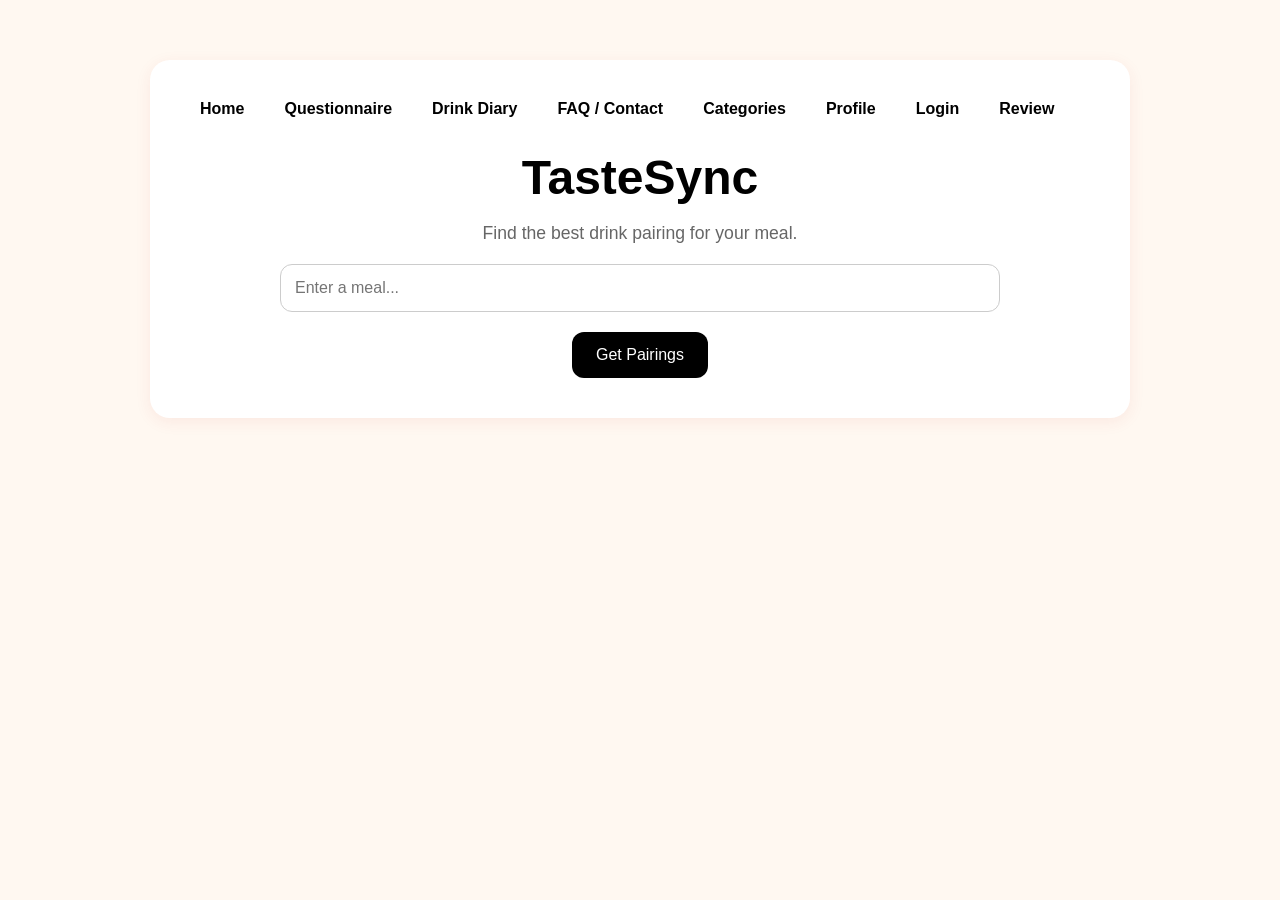
<file: Frontend/index.html>
<!DOCTYPE html>
<html lang="en">
<head>
  <meta charset="UTF-8" />
  <meta name="viewport" content="width=device-width, initial-scale=1.0" />
  <title>TasteSync</title>
    <link rel="stylesheet" href="css/base.css">
    <link rel="stylesheet" href="css/layout.css">
    <link rel="stylesheet" href="css/components.css">
    <link rel="stylesheet" href="css/pages.css">
    <link rel="stylesheet" href="css/responsive.css">
    <link rel="stylesheet" href="css/profile.css">
    <link rel="stylesheet" href="css/auth.css">
    <link rel="stylesheet" href="css/questionnaire.css">
    <link rel="stylesheet" href="css/review.css">
</head>
<body>
  <div class="container">
    <div class="nav-links">
        <a href="index.html">Home</a>
        <a href="questionnaire.html">Questionnaire</a>
        <a href="diary.html">Drink Diary</a>
        <a href="faq.html">FAQ / Contact</a>
        <a href="categories.html">Categories</a>
        <a href="profile.html">Profile</a>
        <a href="auth.html">Login</a>
        <a href="review.html">Review</a>
    </div>

    <h1>TasteSync</h1>
    <p>Find the best drink pairing for your meal.</p>

    <input type="text" id="mealInput" placeholder="Enter a meal..." />
    <button onclick="getRecommendations()">Get Pairings</button>

    <div id="results"></div>
  </div>

  <script src="script.js"></script>
</body>
</html>
</file>
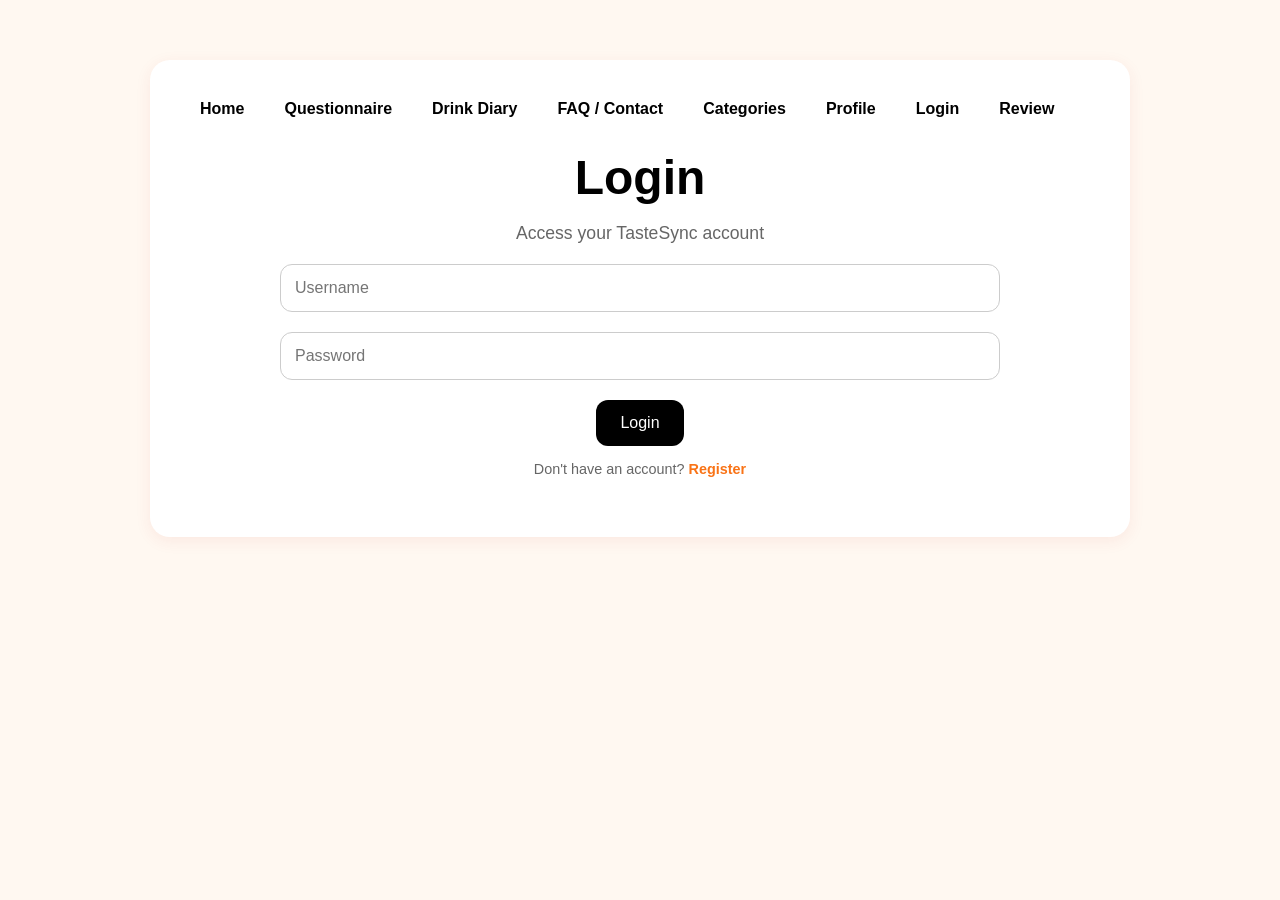
<file: Frontend/auth.html>
<!DOCTYPE html>
<html lang="en">
<head>
  <meta charset="UTF-8" />
  <meta name="viewport" content="width=device-width, initial-scale=1.0"/>
  <title>TasteSync Login</title>
    <link rel="stylesheet" href="css/base.css">
    <link rel="stylesheet" href="css/layout.css">
    <link rel="stylesheet" href="css/components.css">
    <link rel="stylesheet" href="css/pages.css">
    <link rel="stylesheet" href="css/responsive.css">
    <link rel="stylesheet" href="css/profile.css">
    <link rel="stylesheet" href="css/auth.css">
    <link rel="stylesheet" href="css/questionnaire.css">
    <link rel="stylesheet" href="css/review.css">
</head>
<body>
  <div class="container">

    <div class="nav-links">
        <a href="index.html">Home</a>
        <a href="questionnaire.html">Questionnaire</a>
        <a href="diary.html">Drink Diary</a>
        <a href="faq.html">FAQ / Contact</a>
        <a href="categories.html">Categories</a>
        <a href="profile.html">Profile</a>
        <a href="auth.html">Login</a>
        <a href="review.html">Review</a>
    </div>

    <h1 id="formTitle">Login</h1>
    <p>Access your TasteSync account</p>

    <!-- LOGIN FORM -->
    <div id="loginForm">
      <input type="text" id="loginUsername" placeholder="Username" />
      <input type="password" id="loginPassword" placeholder="Password" />

      <button onclick="login()">Login</button>

      <p class="switch-text">
        Don't have an account?
        <span onclick="showRegister()">Register</span>
      </p>
    </div>

    <!-- REGISTER FORM -->
    <div id="registerForm" style="display: none;">
      <input type="text" id="regUsername" placeholder="Username" />
      <input type="password" id="regPassword" placeholder="Password" />

      <button onclick="register()">Register</button>

      <p class="switch-text">
        Already have an account?
        <span onclick="showLogin()">Login</span>
      </p>
    </div>

  </div>

  <script src="script.js"></script>

  <script>
    function showRegister() {
      document.getElementById("loginForm").style.display = "none";
      document.getElementById("registerForm").style.display = "block";
      document.getElementById("formTitle").innerText = "Register";
    }

    function showLogin() {
      document.getElementById("registerForm").style.display = "none";
      document.getElementById("loginForm").style.display = "block";
      document.getElementById("formTitle").innerText = "Login";
    }
  </script>

</body>
</html>
</file>
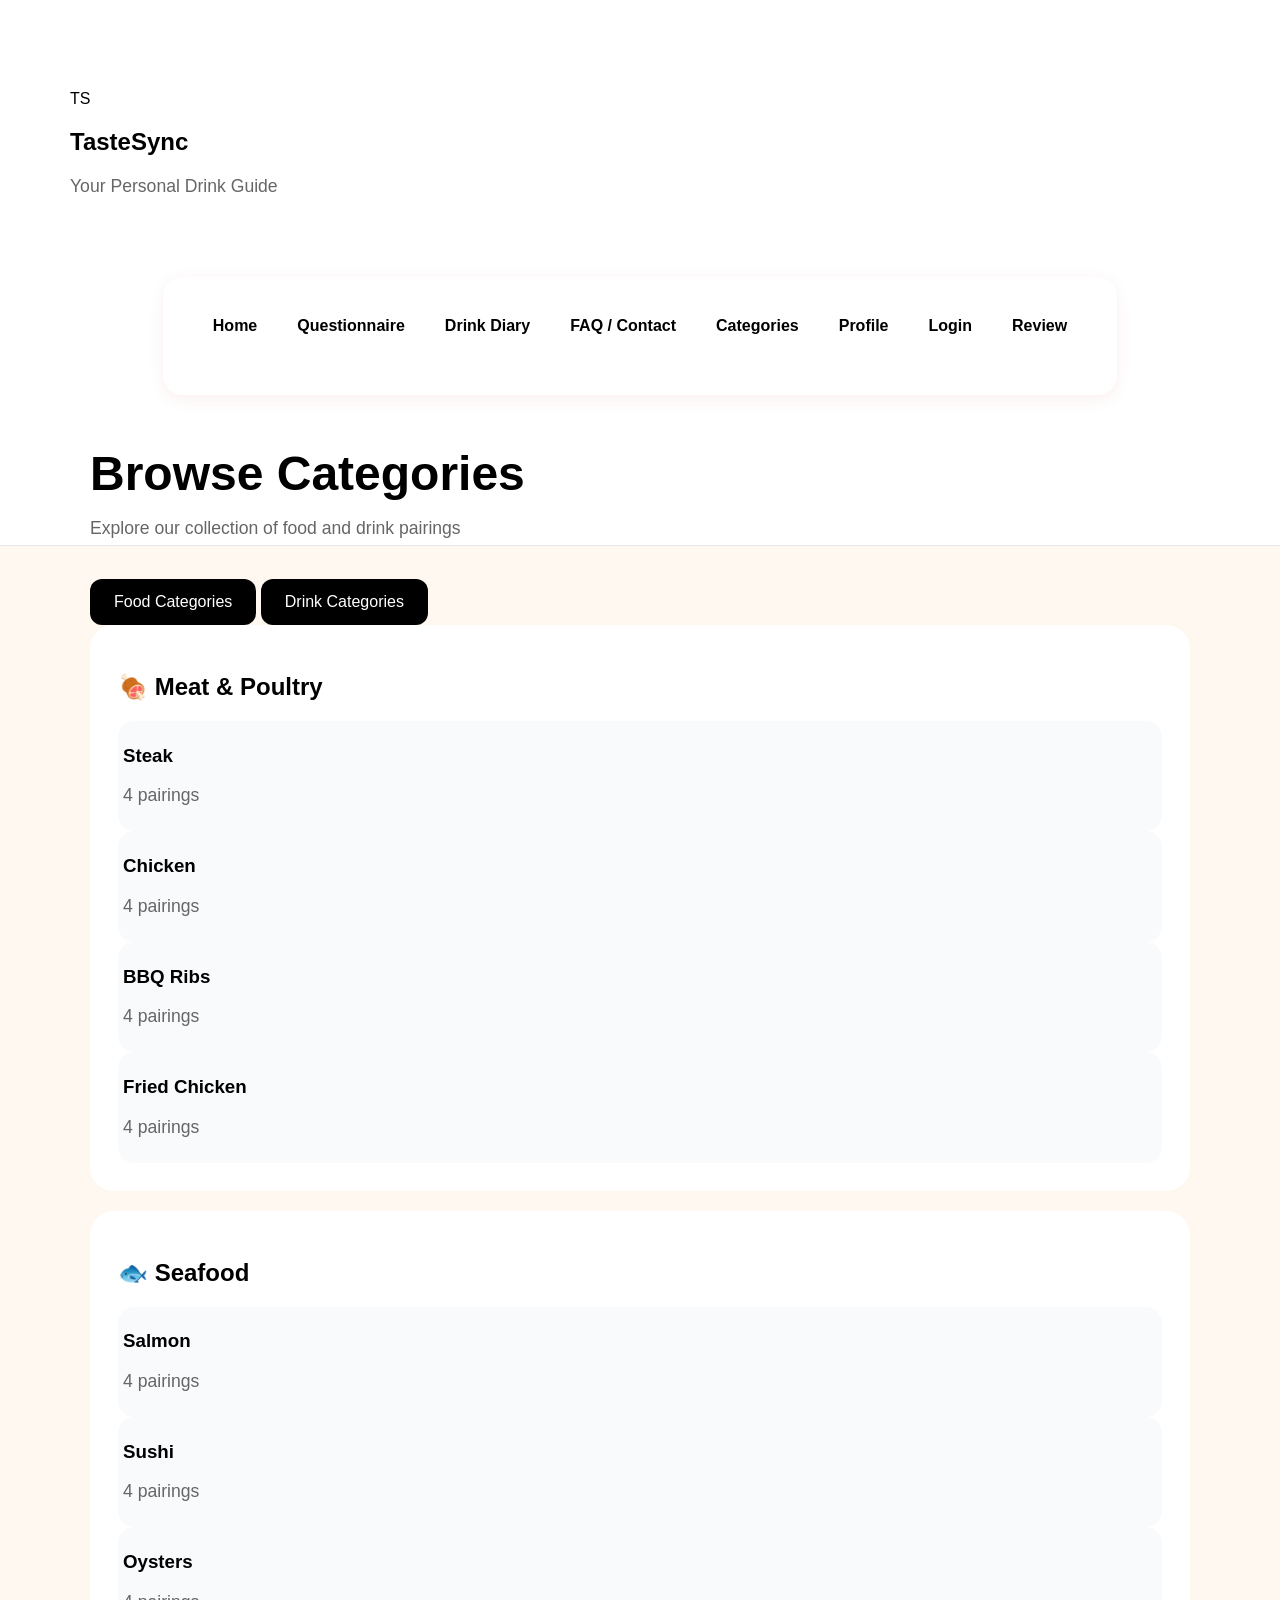
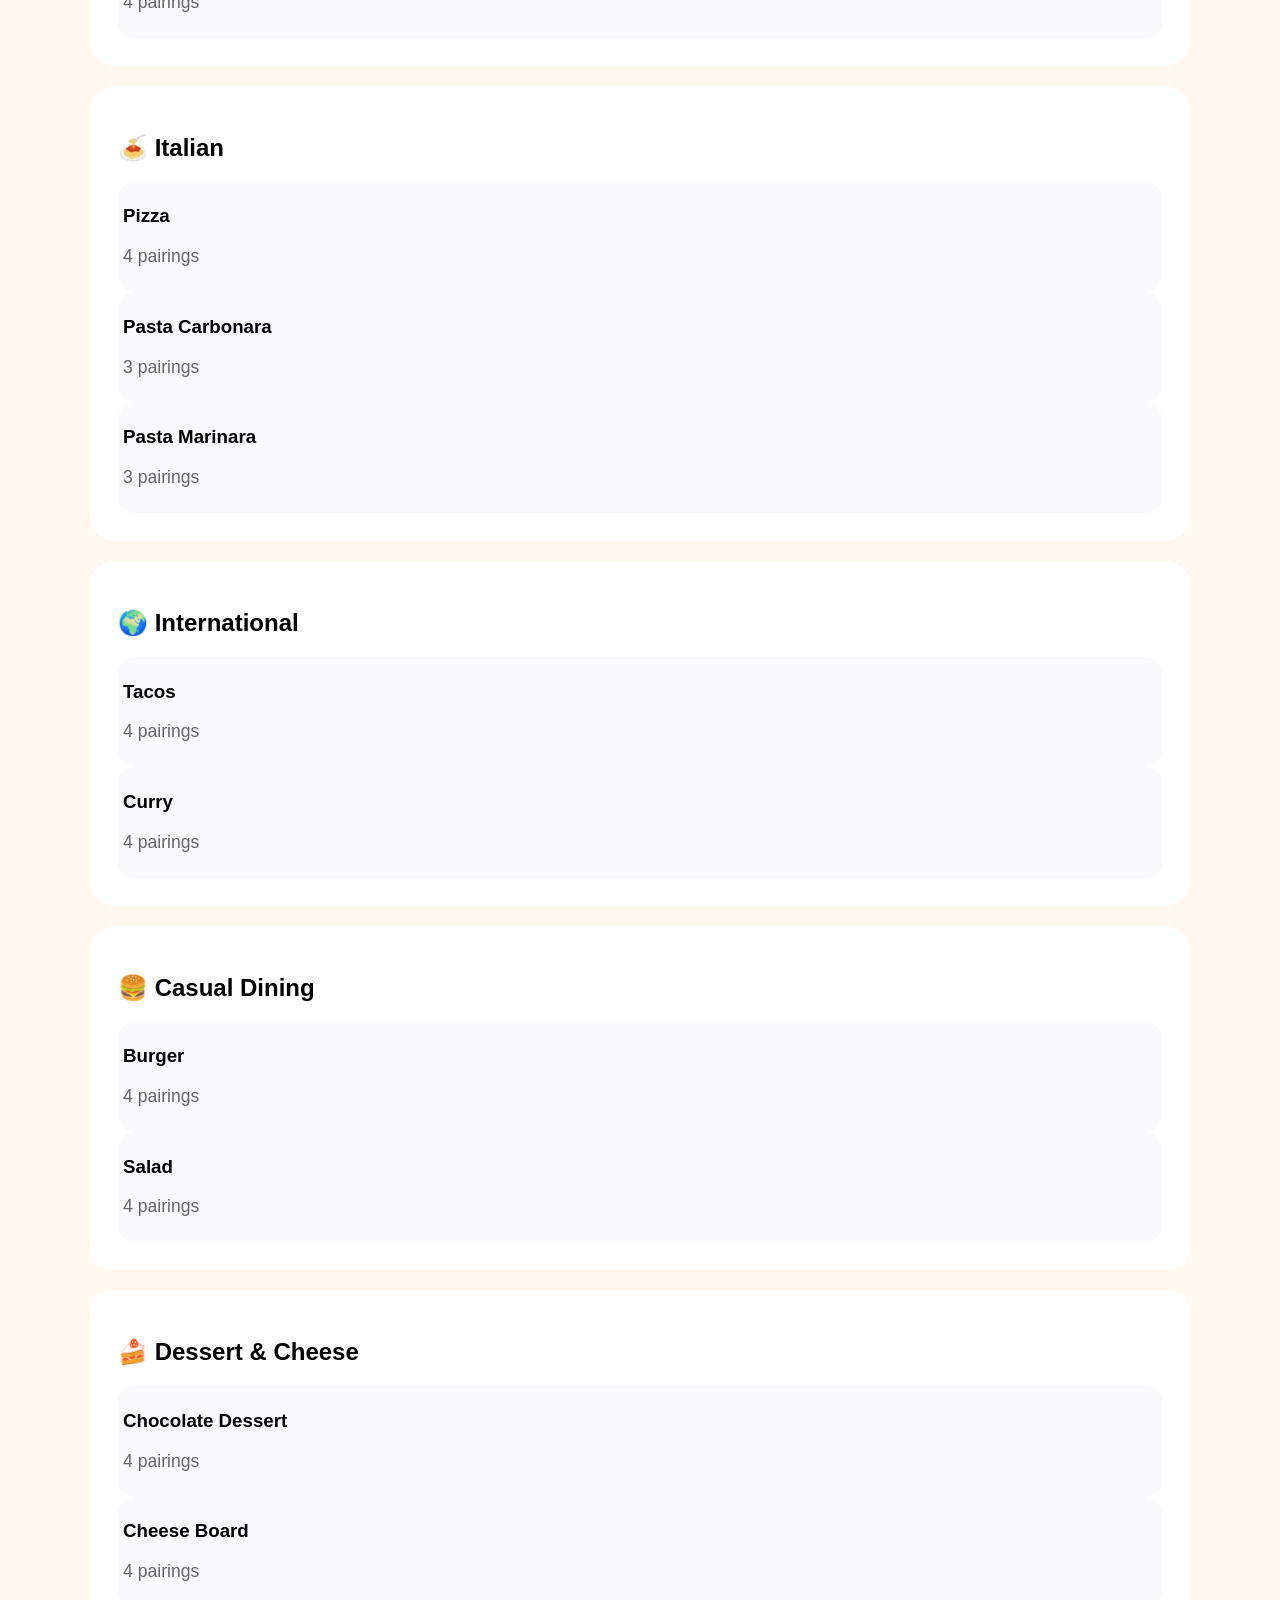
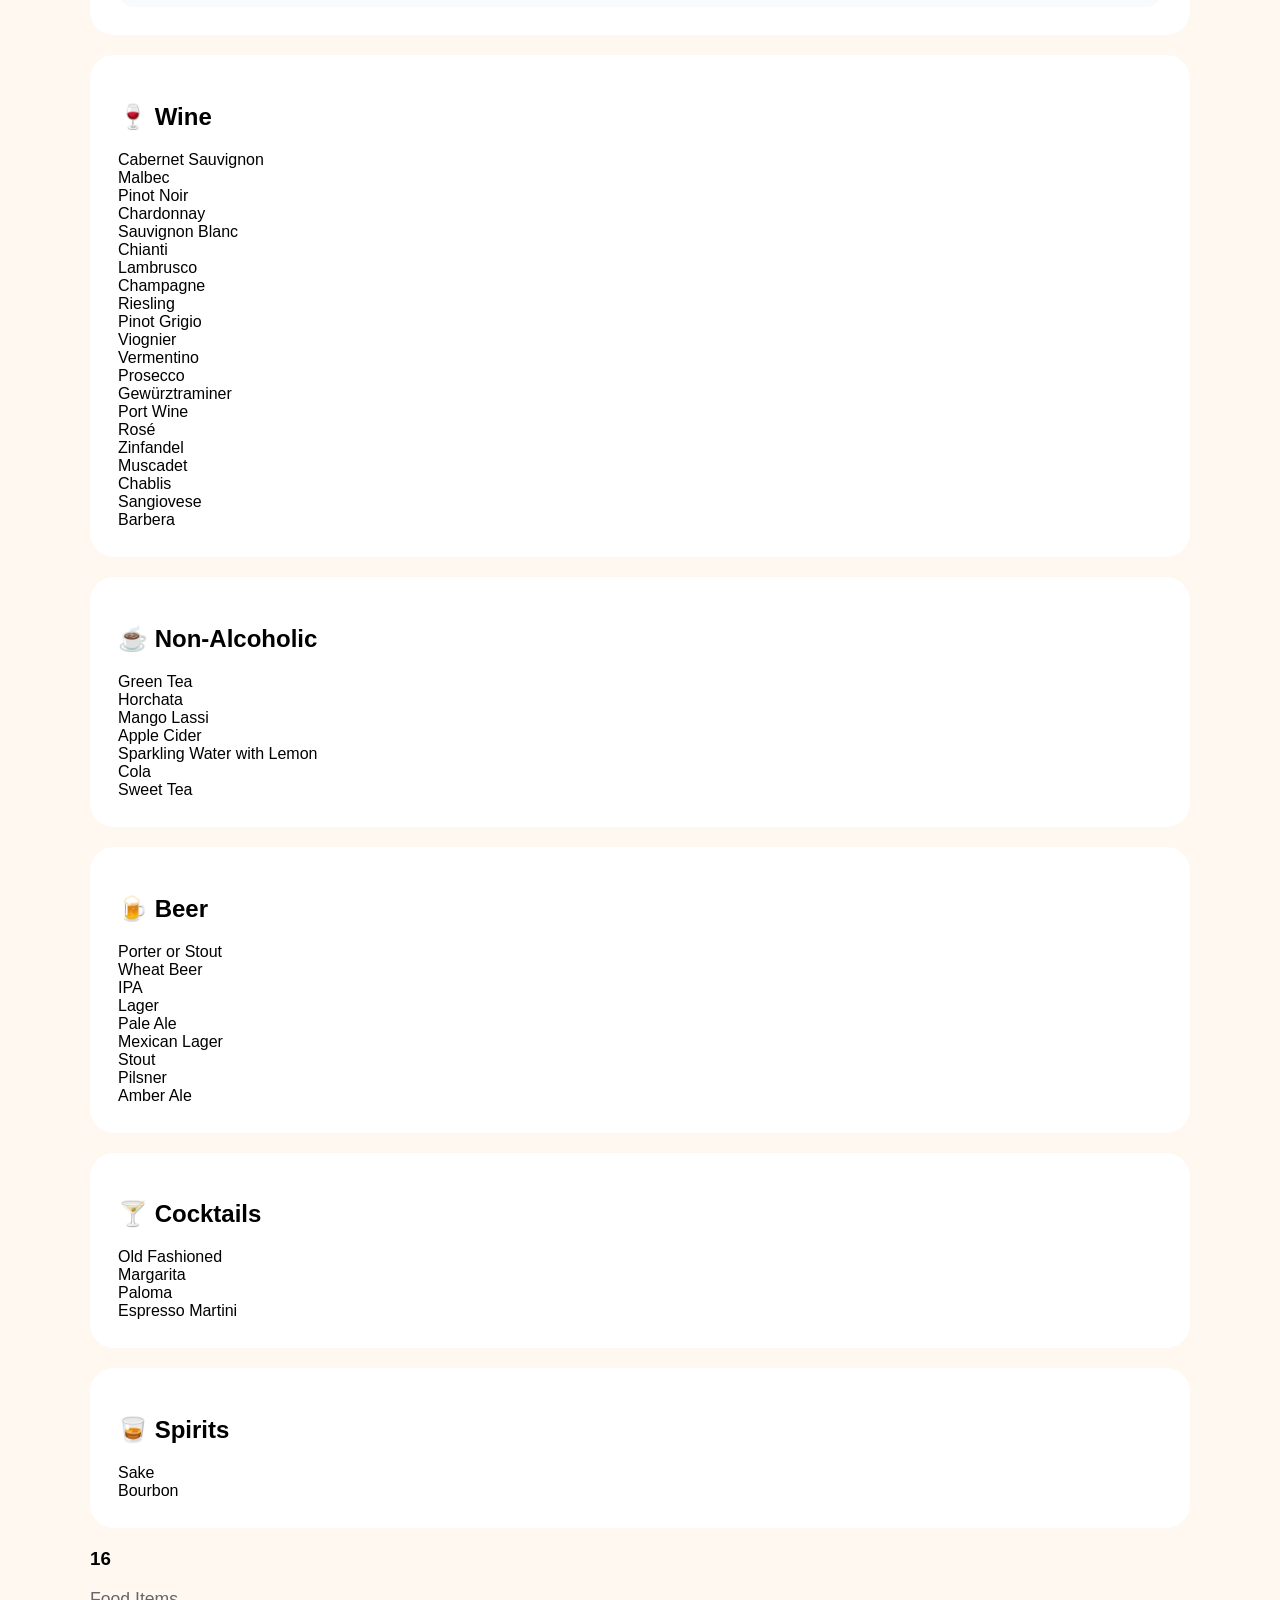
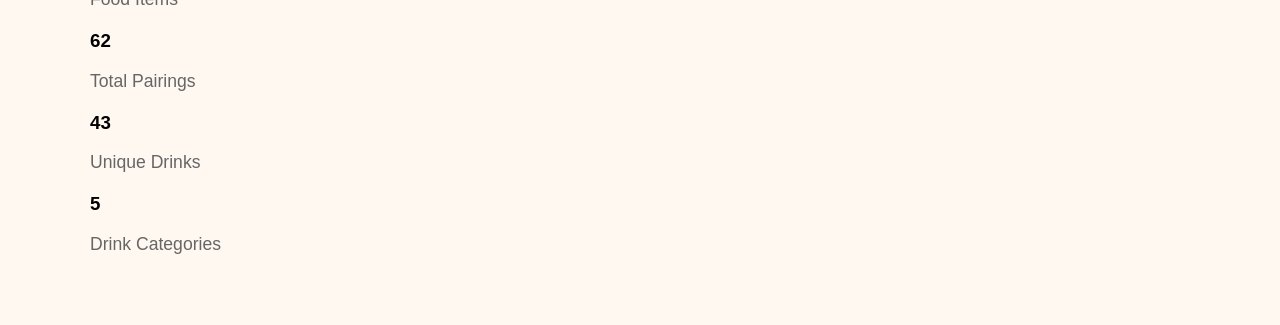
<file: Frontend/categories.html>
<!DOCTYPE html>
<html lang="en">
<head>
  <meta charset="UTF-8" />
  <meta name="viewport" content="width=device-width, initial-scale=1.0" />
  <title>TasteSync Categories</title>
    <link rel="stylesheet" href="css/base.css">
    <link rel="stylesheet" href="css/layout.css">
    <link rel="stylesheet" href="css/components.css">
    <link rel="stylesheet" href="css/pages.css">
    <link rel="stylesheet" href="css/responsive.css">
    <link rel="stylesheet" href="css/profile.css">
    <link rel="stylesheet" href="css/auth.css">
    <link rel="stylesheet" href="css/questionnaire.css">
    <link rel="stylesheet" href="css/review.css">
</head>
<body>
  <div class="page-shell">
    <header class="topbar">
      <div class="brand">
        <div class="brand-icon">TS</div>
        <div>
          <h2>TasteSync</h2>
          <p>Your Personal Drink Guide</p>
        </div>
      </div>

      <div class="container">
    <div class="nav-links">
        <a href="index.html">Home</a>
        <a href="questionnaire.html">Questionnaire</a>
        <a href="diary.html">Drink Diary</a>
        <a href="faq.html">FAQ / Contact</a>
        <a href="categories.html">Categories</a>
        <a href="profile.html">Profile</a>
        <a href="auth.html">Login</a>
        <a href="review.html">Review</a>
    </div>
    </div>
    </header>

    <main class="categories-page">
      <section class="hero-section">
        <h1>Browse Categories</h1>
        <p>Explore our collection of food and drink pairings</p>

        <div class="toggle-row">
          <div class="toggle-slider"></div>
          <button class="toggle-btn active-toggle" onclick="showFoodCategories()">Food Categories</button>
          <button class="toggle-btn" onclick="showDrinkCategories()">Drink Categories</button>
        </div>
      </section>

      <section id="foodCategories">
        <div class="category-card">
          <h2><span class="category-icon">🍖</span> Meat & Poultry</h2>
          <div class="item-grid">
            <div class="category-item"><h3>Steak</h3><p>4 pairings</p></div>
            <div class="category-item"><h3>Chicken</h3><p>4 pairings</p></div>
            <div class="category-item"><h3>BBQ Ribs</h3><p>4 pairings</p></div>
            <div class="category-item"><h3>Fried Chicken</h3><p>4 pairings</p></div>
          </div>
        </div>

        <div class="category-card">
          <h2><span class="category-icon">🐟</span> Seafood</h2>
          <div class="item-grid">
            <div class="category-item"><h3>Salmon</h3><p>4 pairings</p></div>
            <div class="category-item"><h3>Sushi</h3><p>4 pairings</p></div>
            <div class="category-item"><h3>Oysters</h3><p>4 pairings</p></div>
          </div>
        </div>

        <div class="category-card">
          <h2><span class="category-icon">🍝</span> Italian</h2>
          <div class="item-grid">
            <div class="category-item"><h3>Pizza</h3><p>4 pairings</p></div>
            <div class="category-item"><h3>Pasta Carbonara</h3><p>3 pairings</p></div>
            <div class="category-item"><h3>Pasta Marinara</h3><p>3 pairings</p></div>
          </div>
        </div>

        <div class="category-card">
          <h2><span class="category-icon">🌍</span> International</h2>
          <div class="item-grid">
            <div class="category-item"><h3>Tacos</h3><p>4 pairings</p></div>
            <div class="category-item"><h3>Curry</h3><p>4 pairings</p></div>
          </div>
        </div>

        <div class="category-card">
          <h2><span class="category-icon">🍔</span> Casual Dining</h2>
          <div class="item-grid">
            <div class="category-item"><h3>Burger</h3><p>4 pairings</p></div>
            <div class="category-item"><h3>Salad</h3><p>4 pairings</p></div>
          </div>
        </div>

        <div class="category-card">
          <h2><span class="category-icon">🍰</span> Dessert & Cheese</h2>
          <div class="item-grid">
            <div class="category-item"><h3>Chocolate Dessert</h3><p>4 pairings</p></div>
            <div class="category-item"><h3>Cheese Board</h3><p>4 pairings</p></div>
          </div>
        </div>
      </section>

      <section id="drinkCategories" class="hidden-section">
        <div class="category-card purple-card">
          <h2><span class="category-icon">🍷</span> Wine</h2>
          <div class="item-grid">
            <div class="drink-item purple-item">Cabernet Sauvignon</div>
            <div class="drink-item purple-item">Malbec</div>
            <div class="drink-item purple-item">Pinot Noir</div>
            <div class="drink-item purple-item">Chardonnay</div>

            <div class="drink-item purple-item">Sauvignon Blanc</div>
            <div class="drink-item purple-item">Chianti</div>
            <div class="drink-item purple-item">Lambrusco</div>
            <div class="drink-item purple-item">Champagne</div>

            <div class="drink-item purple-item">Riesling</div>
            <div class="drink-item purple-item">Pinot Grigio</div>
            <div class="drink-item purple-item">Viognier</div>
            <div class="drink-item purple-item">Vermentino</div>

            <div class="drink-item purple-item">Prosecco</div>
            <div class="drink-item purple-item">Gewürztraminer</div>
            <div class="drink-item purple-item">Port Wine</div>
            <div class="drink-item purple-item">Rosé</div>

            <div class="drink-item purple-item">Zinfandel</div>
            <div class="drink-item purple-item">Muscadet</div>
            <div class="drink-item purple-item">Chablis</div>
            <div class="drink-item purple-item">Sangiovese</div>

            <div class="drink-item purple-item">Barbera</div>
          </div>
        </div>

        <div class="category-card green-card">
          <h2><span class="category-icon">☕</span> Non-Alcoholic</h2>
          <div class="item-grid">
            <div class="drink-item green-item">Green Tea</div>
            <div class="drink-item green-item">Horchata</div>
            <div class="drink-item green-item">Mango Lassi</div>
            <div class="drink-item green-item">Apple Cider</div>

            <div class="drink-item green-item">Sparkling Water with Lemon</div>
            <div class="drink-item green-item">Cola</div>
            <div class="drink-item green-item">Sweet Tea</div>
          </div>
        </div>

        <div class="category-card yellow-card">
          <h2><span class="category-icon">🍺</span> Beer</h2>
          <div class="item-grid">
            <div class="drink-item yellow-item">Porter or Stout</div>
            <div class="drink-item yellow-item">Wheat Beer</div>
            <div class="drink-item yellow-item">IPA</div>
            <div class="drink-item yellow-item">Lager</div>

            <div class="drink-item yellow-item">Pale Ale</div>
            <div class="drink-item yellow-item">Mexican Lager</div>
            <div class="drink-item yellow-item">Stout</div>
            <div class="drink-item yellow-item">Pilsner</div>

            <div class="drink-item yellow-item">Amber Ale</div>
          </div>
        </div>

        <div class="category-card pink-card">
          <h2><span class="category-icon">🍸</span> Cocktails</h2>
          <div class="item-grid">
            <div class="drink-item pink-item">Old Fashioned</div>
            <div class="drink-item pink-item">Margarita</div>
            <div class="drink-item pink-item">Paloma</div>
            <div class="drink-item pink-item">Espresso Martini</div>
          </div>
        </div>

        <div class="category-card orange-card">
          <h2><span class="category-icon">🥃</span> Spirits</h2>
          <div class="item-grid">
            <div class="drink-item orange-item">Sake</div>
            <div class="drink-item orange-item">Bourbon</div>
          </div>
        </div>
      </section>

      <section class="stats-row">
        <div class="stat-box">
          <h3 class="orange-text">16</h3>
          <p>Food Items</p>
        </div>
        <div class="stat-box">
          <h3 class="pink-text">62</h3>
          <p>Total Pairings</p>
        </div>
        <div class="stat-box">
          <h3 class="purple-text">43</h3>
          <p>Unique Drinks</p>
        </div>
        <div class="stat-box">
          <h3 class="green-text">5</h3>
          <p>Drink Categories</p>
        </div>
      </section>
    </main>
  </div>

  <script>
    const foodSection = document.getElementById("foodCategories");
    const drinkSection = document.getElementById("drinkCategories");
    const toggleButtons = document.querySelectorAll(".toggle-btn");
    const slider = document.querySelector(".toggle-slider");

    function showFoodCategories() {
      foodSection.classList.remove("hidden-section");
      drinkSection.classList.add("hidden-section");

      toggleButtons[0].classList.add("active-toggle");
      toggleButtons[1].classList.remove("active-toggle");

      slider.style.transform = "translateX(0)";
    }

    function showDrinkCategories() {
      drinkSection.classList.remove("hidden-section");
      foodSection.classList.add("hidden-section");

      toggleButtons[1].classList.add("active-toggle");
      toggleButtons[0].classList.remove("active-toggle");

      slider.style.transform = "translateX(100%)";
    }
  </script>
</body>
</html>
</file>
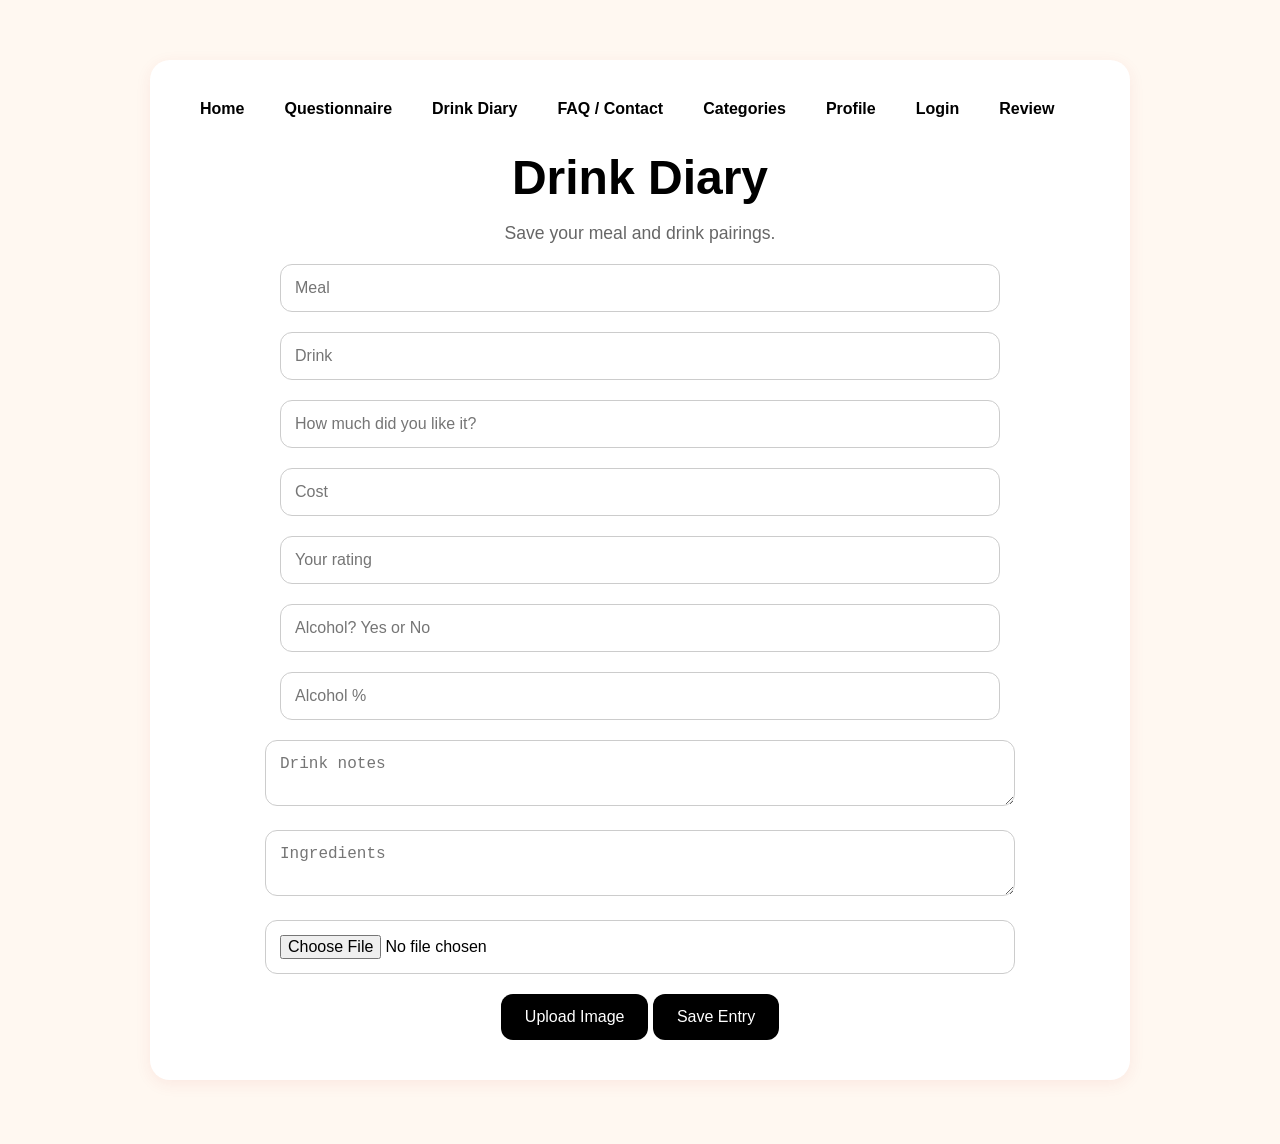
<file: Frontend/diary.html>
<!DOCTYPE html>
<html lang="en">
<head>
  <meta charset="UTF-8" />
  <meta name="viewport" content="width=device-width, initial-scale=1.0" />
  <title>TasteSync Drink Diary</title>
    <link rel="stylesheet" href="css/base.css">
    <link rel="stylesheet" href="css/layout.css">
    <link rel="stylesheet" href="css/components.css">
    <link rel="stylesheet" href="css/pages.css">
    <link rel="stylesheet" href="css/responsive.css">
    <link rel="stylesheet" href="css/profile.css">
    <link rel="stylesheet" href="css/auth.css">
    <link rel="stylesheet" href="css/questionnaire.css">
    <link rel="stylesheet" href="css/review.css">
</head>
<body>
  <div class="container">
    <div class="nav-links">
        <a href="index.html">Home</a>
        <a href="questionnaire.html">Questionnaire</a>
        <a href="diary.html">Drink Diary</a>
        <a href="faq.html">FAQ / Contact</a>
        <a href="categories.html">Categories</a>
        <a href="profile.html">Profile</a>
        <a href="auth.html">Login</a>
        <a href="review.html">Review</a>
    </div>

    <h1>Drink Diary</h1>
    <p>Save your meal and drink pairings.</p>

    <input type="text" id="meal" placeholder="Meal" />
    <input type="text" id="drink" placeholder="Drink" />
    <input type="text" id="likedIt" placeholder="How much did you like it?" />
    <input type="text" id="cost" placeholder="Cost" />
    <input type="text" id="rating" placeholder="Your rating" />
    <input type="text" id="alcohol" placeholder="Alcohol? Yes or No" />
    <input type="text" id="abv" placeholder="Alcohol %" />

    <textarea id="notes" placeholder="Drink notes"></textarea>
    <textarea id="ingredients" placeholder="Ingredients"></textarea>

    <form action="/upload" method="POST" enctype="multipart/form-data">
  
    <input type="file" name="image" accept="image/*">
 
    <button type="submit">Upload Image</button>
    <button type="submit" onclick="saveDiaryEntry()">Save Entry</button>

    </form>


    <div id="diaryEntries"></div>
  </div>

  <script src="script.js"></script>
</body>
</html>
</file>
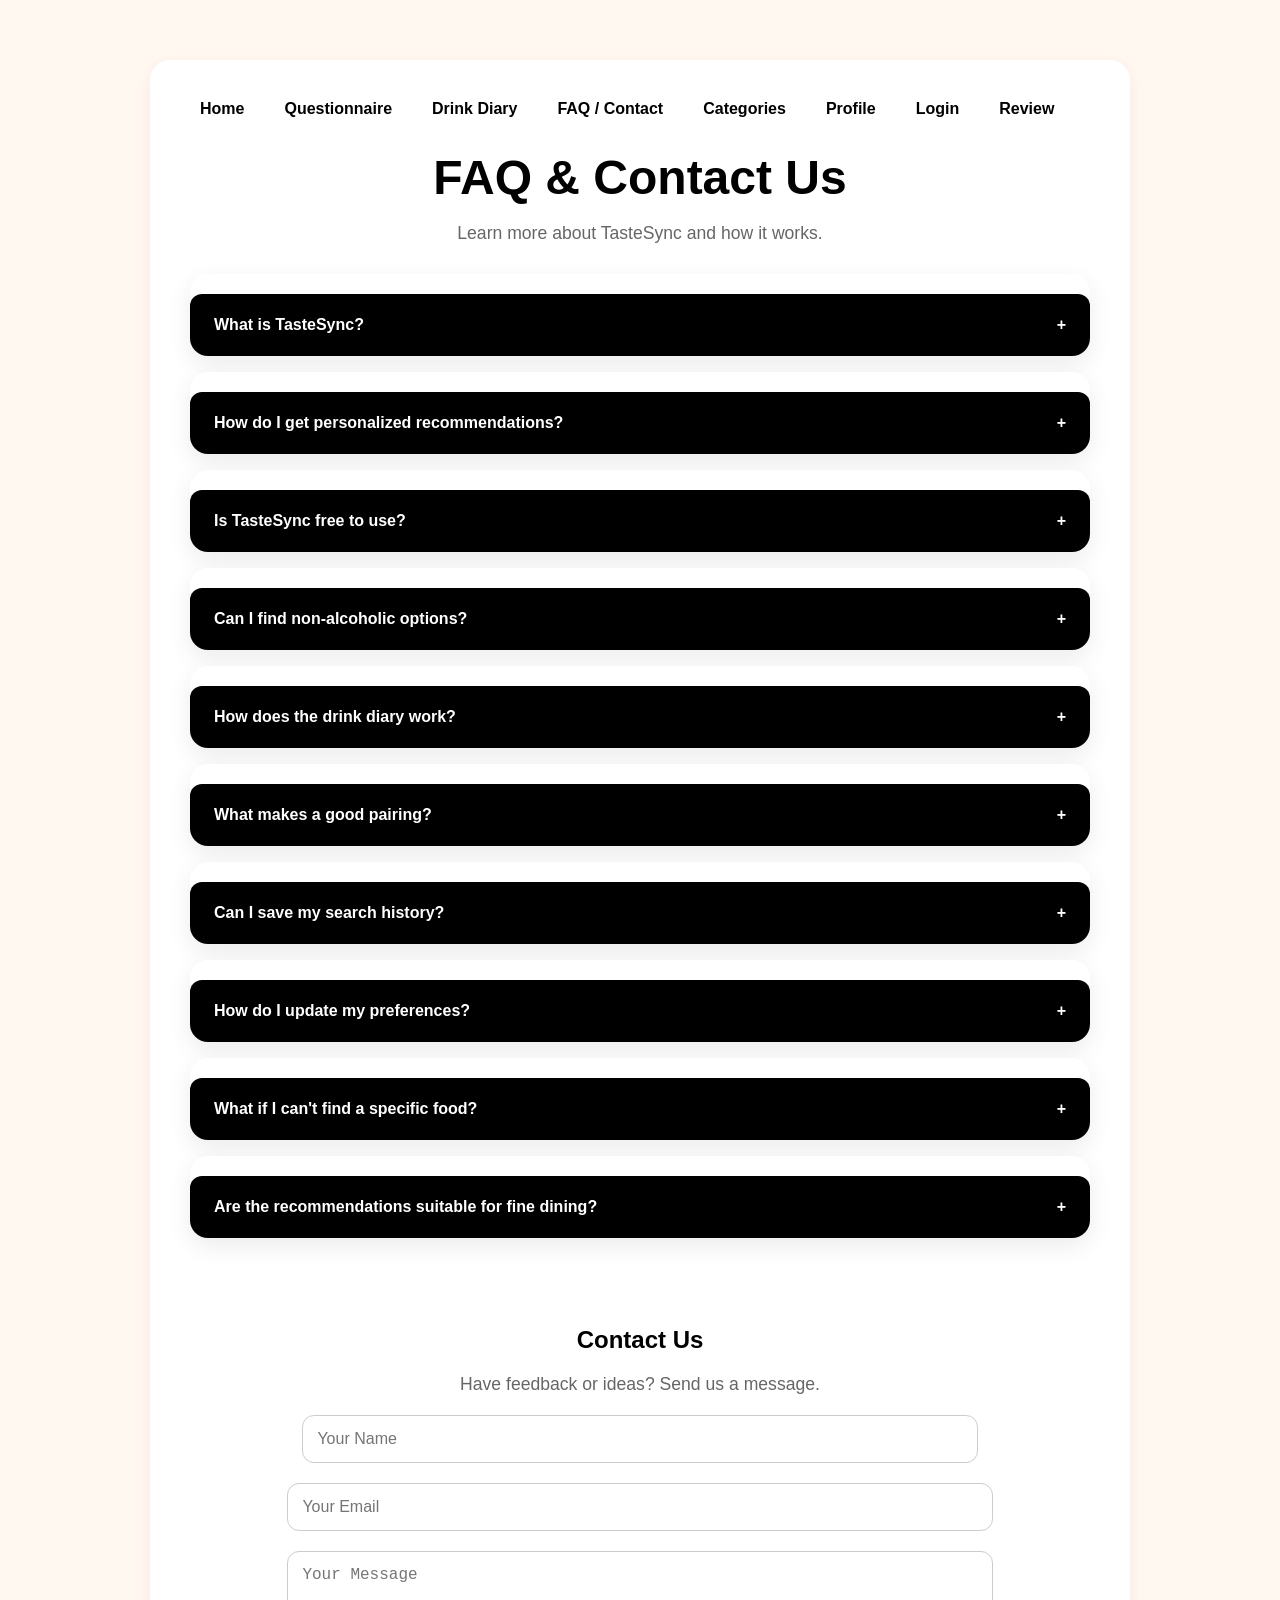
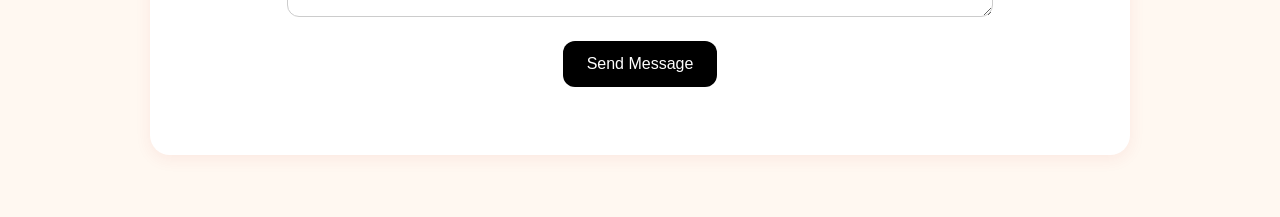
<file: Frontend/faq.html>
<!DOCTYPE html>
<html lang="en">
<head>
  <meta charset="UTF-8" />
  <meta name="viewport" content="width=device-width, initial-scale=1.0" />
  <title>TasteSync FAQ</title>
    <link rel="stylesheet" href="css/base.css">
    <link rel="stylesheet" href="css/layout.css">
    <link rel="stylesheet" href="css/components.css">
    <link rel="stylesheet" href="css/pages.css">
    <link rel="stylesheet" href="css/responsive.css">
    <link rel="stylesheet" href="css/profile.css">
    <link rel="stylesheet" href="css/auth.css">
    <link rel="stylesheet" href="css/questionnaire.css">
    <link rel="stylesheet" href="css/review.css">
</head>
<body>
  <div class="container">
    <div class="nav-links">
        <a href="index.html">Home</a>
        <a href="questionnaire.html">Questionnaire</a>
        <a href="diary.html">Drink Diary</a>
        <a href="faq.html">FAQ / Contact</a>
        <a href="categories.html">Categories</a>
        <a href="profile.html">Profile</a>
        <a href="auth.html">Login</a>
        <a href="review.html">Review</a>
    </div>

    <h1>FAQ & Contact Us</h1>
    <p>Learn more about TasteSync and how it works.</p>

    <div class="faq-section">
      <div class="faq-item">
        <button class="faq-question">What is TasteSync?<span>+</span></button>
        <div class="faq-answer">
          <p>TasteSync is a food and drink pairing app that helps users discover drinks that go well with their meals. It gives pairing suggestions, explains why they work, and lets users save favorites in a drink diary.</p>
        </div>
      </div>

      <div class="faq-item">
        <button class="faq-question">How do I get personalized recommendations?<span>+</span></button>
        <div class="faq-answer">
          <p>You can enter a meal and receive suggested drink pairings. As the app grows, personalization can be improved using your drink diary, saved ratings, and future preference settings.</p>
        </div>
      </div>

      <div class="faq-item">
        <button class="faq-question">Is TasteSync free to use?<span>+</span></button>
        <div class="faq-answer">
          <p>Yes. TasteSync is currently a student project demo and is free to use.</p>
        </div>
      </div>

      <div class="faq-item">
        <button class="faq-question">Can I find non-alcoholic options?<span>+</span></button>
        <div class="faq-answer">
          <p>Yes. TasteSync can suggest non-alcoholic options like tea, juice, sparkling water, and mocktails.</p>
        </div>
      </div>

      <div class="faq-item">
        <button class="faq-question">How does the drink diary work?<span>+</span></button>
        <div class="faq-answer">
          <p>The drink diary lets you save your meal, drink, rating, cost, notes, ingredients, alcohol percentage, and more so you can look back at your pairings later.</p>
        </div>
      </div>

      <div class="faq-item">
        <button class="faq-question">What makes a good pairing?<span>+</span></button>
        <div class="faq-answer">
          <p>A good pairing either balances or complements the meal. For example, something sweet may soften spicy food, and something crisp can refresh the palate after rich dishes.</p>
        </div>
      </div>

      <div class="faq-item">
        <button class="faq-question">Can I save my search history?<span>+</span></button>
        <div class="faq-answer">
          <p>Not yet. Right now, TasteSync saves drink diary entries. Search history can be added in a future version.</p>
        </div>
      </div>

      <div class="faq-item">
        <button class="faq-question">How do I update my preferences?<span>+</span></button>
        <div class="faq-answer">
          <p>Preference settings are planned as a future feature. In later versions, users may be able to update taste preferences like sweetness, bitterness, and alcohol choices.</p>
        </div>
      </div>

      <div class="faq-item">
        <button class="faq-question">What if I can't find a specific food?<span>+</span></button>
        <div class="faq-answer">
          <p>Try entering a similar dish, a broader meal type, or the main ingredients. That usually helps the app generate better suggestions.</p>
        </div>
      </div>

      <div class="faq-item">
        <button class="faq-question">Are the recommendations suitable for fine dining?<span>+</span></button>
        <div class="faq-answer">
          <p>TasteSync is designed to give helpful suggestions for both casual meals and more formal dining. The recommendations are meant as guidance, not as a replacement for a professional sommelier.</p>
        </div>
      </div>
    </div>

    <div class="contact-section">
      <h2>Contact Us</h2>
      <p>Have feedback or ideas? Send us a message.</p>

      <form class="contact-form">
        <input type="text" placeholder="Your Name" />
        <input type="email" placeholder="Your Email" />
        <textarea placeholder="Your Message"></textarea>
        <button type="submit">Send Message</button>
      </form>
    </div>
  </div>

  <script>
    const faqQuestions = document.querySelectorAll(".faq-question");

    faqQuestions.forEach((button) => {
      button.addEventListener("click", () => {
        const faqItem = button.parentElement;
        faqItem.classList.toggle("active");

        const icon = button.querySelector("span");
        icon.textContent = faqItem.classList.contains("active") ? "−" : "+";
      });
    });
  </script>
</body>
</html>
</file>
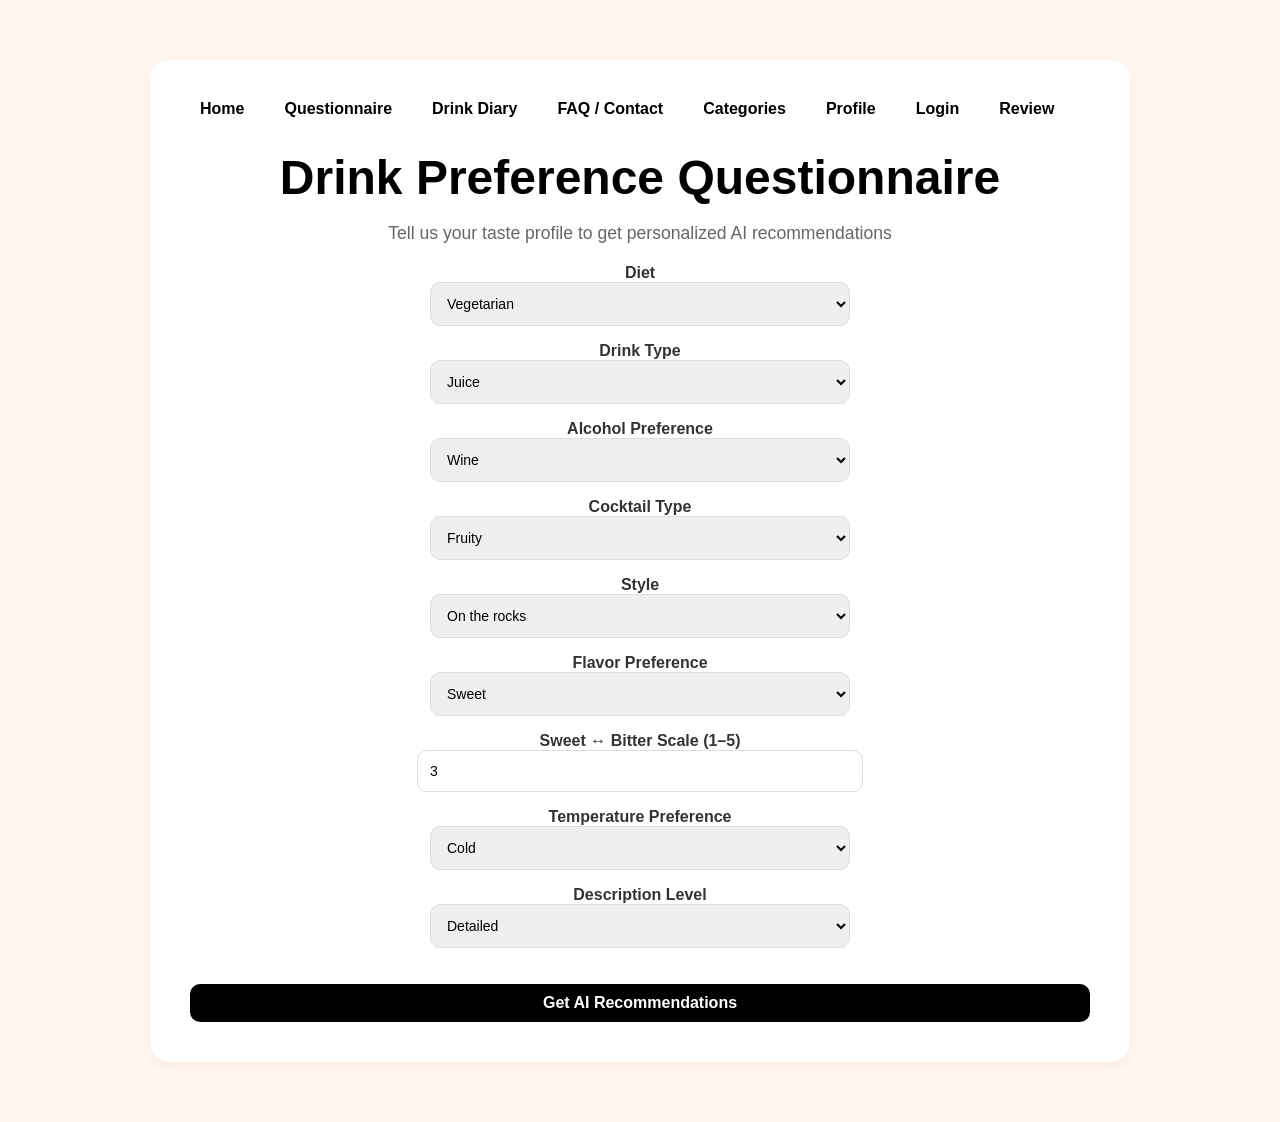
<file: Frontend/questionnaire.html>
<!DOCTYPE html>
<html lang="en">
<head>
  <meta charset="UTF-8" />
  <meta name="viewport" content="width=device-width, initial-scale=1.0"/>
  <title>TasteSync Questionnaire</title>

    <link rel="stylesheet" href="css/base.css">
    <link rel="stylesheet" href="css/layout.css">
    <link rel="stylesheet" href="css/components.css">
    <link rel="stylesheet" href="css/pages.css">
    <link rel="stylesheet" href="css/responsive.css">
    <link rel="stylesheet" href="css/profile.css">
    <link rel="stylesheet" href="css/auth.css">
    <link rel="stylesheet" href="css/questionnaire.css">
    <link rel="stylesheet" href="css/review.css">
</head>

<body>

<div class="page-shell">

  <div class="container">

    <!-- NAV -->
    <div class="nav-links">
        <a href="index.html">Home</a>
        <a href="questionnaire.html">Questionnaire</a>
        <a href="diary.html">Drink Diary</a>
        <a href="faq.html">FAQ / Contact</a>
        <a href="categories.html">Categories</a>
        <a href="profile.html">Profile</a>
        <a href="auth.html">Login</a>
        <a href="review.html">Review</a>
    </div>

    <!-- HEADER -->
    <h1>Drink Preference Questionnaire</h1>
    <p>Tell us your taste profile to get personalized AI recommendations</p>

    <!-- FORM -->
    <form id="questionnaireForm">

      <div class="form-group">
        <label>Diet</label>
        <select id="diet">
          <option value="Vegetarian">Vegetarian</option>
          <option value="Vegan">Vegan</option>
          <option value="Meat">Meat</option>
          <option value="Seafood">Seafood</option>
        </select>
      </div>

      <div class="form-group">
        <label>Drink Type</label>
        <select id="drinkType">
          <option value="Juice">Juice</option>
          <option value="Soda">Soda</option>
          <option value="Coffee/Tea">Coffee/Tea</option>
          <option value="Smoothies">Smoothies</option>
          <option value="Alcohol">Alcohol</option>
        </select>
      </div>

      <div class="form-group">
        <label>Alcohol Preference</label>
        <select id="alcoholPref">
          <option value="Wine">Wine</option>
          <option value="Sparkling">Sparkling</option>
          <option value="Whiskey">Whiskey</option>
          <option value="Rum">Rum</option>
          <option value="Gin">Gin</option>
          <option value="Vodka">Vodka</option>
          <option value="None">None</option>
        </select>
      </div>

      <div class="form-group">
        <label>Cocktail Type</label>
        <select id="cocktail">
          <option value="Fruity">Fruity</option>
          <option value="Strong">Strong</option>
          <option value="Classic">Classic</option>
          <option value="Refreshing">Refreshing</option>
        </select>
      </div>

      <div class="form-group">
        <label>Style</label>
        <select id="style">
          <option value="On the rocks">On the rocks</option>
          <option value="Neat">Neat</option>
          <option value="Mixed with juice">Mixed with juice</option>
          <option value="Blended">Blended</option>
        </select>
      </div>

      <div class="form-group">
        <label>Flavor Preference</label>
        <select id="flavor">
          <option value="Sweet">Sweet</option>
          <option value="Sour">Sour</option>
          <option value="Bitter">Bitter</option>
          <option value="Fruity">Fruity</option>
          <option value="Spicy">Spicy</option>
        </select>
      </div>

      <div class="form-group">
        <label>Sweet ↔ Bitter Scale (1–5)</label>
        <input type="number" id="scale" min="1" max="5" value="3" />
      </div>

      <div class="form-group">
        <label>Temperature Preference</label>
        <select id="temp">
          <option value="Cold">Cold</option>
          <option value="Room Temperature">Room Temperature</option>
          <option value="Warm">Warm</option>
        </select>
      </div>

      <div class="form-group">
        <label>Description Level</label>
        <select id="desc">
          <option value="Detailed">Detailed</option>
          <option value="Short">Short</option>
          <option value="Minimal">Minimal</option>
        </select>
      </div>

      <button type="submit">Get AI Recommendations</button>

    </form>

    <!-- RESULTS -->
    <div id="results"></div>

  </div>

</div>

<script src="questionnaire.js"></script>
</body>
</html>
</file>
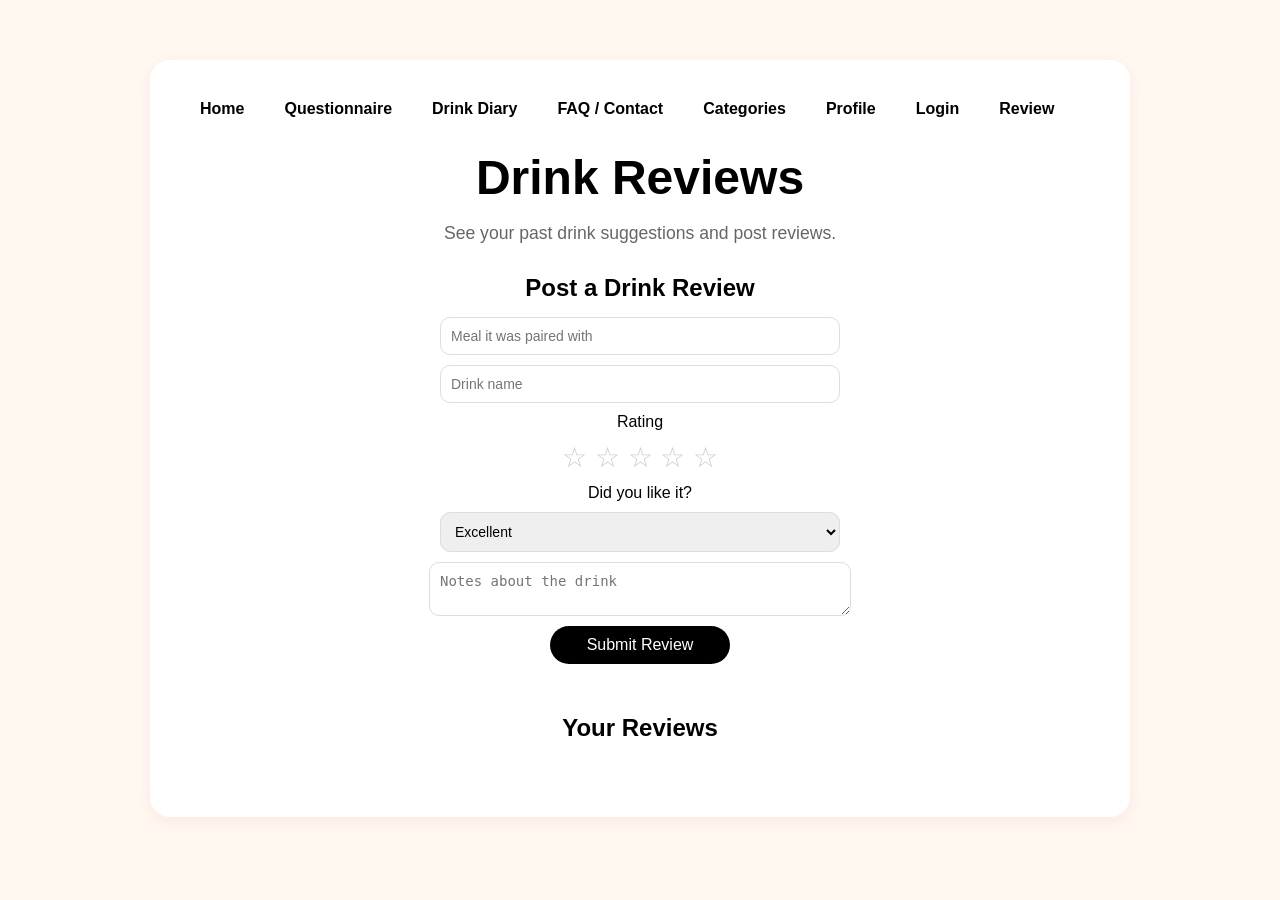
<file: Frontend/review.html>
<!DOCTYPE html>
<html lang="en">
<head>
  <meta charset="UTF-8" />
  <meta name="viewport" content="width=device-width, initial-scale=1.0"/>
  <title>TasteSync Drink Reviews</title>

  <link rel="stylesheet" href="css/base.css">
  <link rel="stylesheet" href="css/layout.css">
  <link rel="stylesheet" href="css/components.css">
  <link rel="stylesheet" href="css/pages.css">
  <link rel="stylesheet" href="css/responsive.css">
  <link rel="stylesheet" href="css/profile.css">
  <link rel="stylesheet" href="css/auth.css">
  <link rel="stylesheet" href="css/questionnaire.css">
  <link rel="stylesheet" href="css/review.css">
</head>

<body>
  <div class="container">

    <!-- NAV -->
    <div class="nav-links">
      <a href="index.html">Home</a>
      <a href="questionnaire.html">Questionnaire</a>
      <a href="diary.html">Drink Diary</a>
      <a href="faq.html">FAQ / Contact</a>
      <a href="categories.html">Categories</a>
      <a href="profile.html">Profile</a>
      <a href="auth.html">Login</a>
      <a href="review.html">Review</a>
    </div>

    <h1>Drink Reviews</h1>
    <p>See your past drink suggestions and post reviews.</p>

    <!-- REVIEW FORM -->
      <div id="newReview" class="review-section">

      <h2>Post a Drink Review</h2>

      <input type="text" id="newMeal" placeholder="Meal it was paired with" />
      <input type="text" id="newDrink" placeholder="Drink name" />

      <!-- STAR RATING -->
      <label>Rating</label>
      <div class="star-rating" id="starRating">
        <span data-value="1">☆</span>
        <span data-value="2">☆</span>
        <span data-value="3">☆</span>
        <span data-value="4">☆</span>
        <span data-value="5">☆</span>
      </div>

      <input type="hidden" id="newRating" />

      <label>Did you like it?</label>
      <select id="newLiked">
        <option>Excellent</option>
        <option>Good</option>
        <option>Average</option>
        <option>Poor</option>
      </select>

      <textarea id="newNotes" placeholder="Notes about the drink"></textarea>

      <button class="profile-btn" onclick="postNewReview()">
        Submit Review
      </button>

    </div>

    <!-- REVIEWS LIST -->
    <div id="reviewsList">
        <h2>Your Reviews</h2>
    </div>

  </div>

  <!-- JS MUST BE LAST -->
  <script src="review.js"></script>

</body>
</html>
</file>
<file: Frontend/css/base.css>
body {
  font-family: Arial, sans-serif;
  background: #fff8f1;
  margin: 0;
  padding: 0;
}

body::before {
  content: "";

  background-image: url('https://www.nyctourism.com/_next/image/?url=https%3A%2F%2Fimages.ctfassets.net%2F1aemqu6a6t65%2F2vLR3o8y91z2831k3Fh6Fm%2F1ea8c325689401073669efa554d1d4fe%2FDin-Tai-Fung-Manhattan-NYC-Photo-Jason-Varney.jpg&w=3840&q=75');
  background-size: cover;
  background-position: center;
  
  opacity: 0.6; 
  
  position: fixed;
  top: 0;
  left: 0;
  width: 100%;
  height: 100%;
  z-index: -1; 
}


h1 {
  font-size: 3rem;
  margin-bottom: 10px;
}

p {
  font-size: 1.1rem;
}
</file>
<file: Frontend/css/layout.css>
.container {
  max-width: 900px;
  margin: 60px auto;
  background: white;
  padding: 40px;
  border-radius: 20px;
  box-shadow: 0 4px 16px rgba(200, 51, 51, 0.08);
  text-align: center;
}

.page-shell {
  min-height: 100vh;
}

.topbar {
  background: white;
  border-bottom: 1px solid #e5e7eb;
  padding: 90px 70px;
  display: flex;
  justify-content: space-between;
  align-items: center;
  flex-wrap: wrap;
  
}

.top-nav {
  display: flex;
  gap: 24px;
  flex-wrap: wrap;
}

.topbar .container {
  display: flex;
  justify-content: space-between;
  align-items: center;
}

.nav-links {
  display: flex;
  gap: 20px;
}
</file>
<file: Frontend/css/components.css>
button {
  padding: 14px 24px;
  margin-top: 20px;
  border: none;
  border-radius: 12px;
  background: black;
  color: white;
  cursor: pointer;
  font-size: 1rem;
}

button:hover {
  opacity: 0.9;
}

input,
textarea {
  width: 80%;
  padding: 14px;
  margin-top: 20px;
  border: 1px solid #ccc;
  border-radius: 12px;
  font-size: 1rem;
}

.result-card,
.diary-card,
.faq-card {
  background: #fff;
  border-radius: 16px;
  padding: 20px;
  margin-bottom: 20px;
}

.delete-btn {
  margin-top: 12px;
  background: #b91c1c;
}
</file>
<file: Frontend/css/pages.css>
.nav-links {
  margin-bottom: 20px;
}

.nav-links a {
  text-decoration: none;
  color: black;
  font-weight: bold;
  margin: 0 10px;
}

.faq-section {
  margin-top: 30px;
  text-align: left;
}

.faq-item {
  background: #ffffff;
  border-radius: 18px;
  margin-bottom: 16px;
  box-shadow: 0 8px 24px rgba(0, 0, 0, 0.08);
  overflow: hidden;
}

.faq-question {
  width: 100%;
  padding: 22px 24px;
  font-weight: bold;
  display: flex;
  justify-content: space-between;
  cursor: pointer;
}

.faq-answer {
  max-height: 0;
  overflow: hidden;
  transition: max-height 0.3s ease;
}

.faq-item.active .faq-answer {
  max-height: 220px;
}

.contact-section {
  margin-top: 40px;
  background: #ffffff;
  border-radius: 20px;
  padding: 28px;
}

.categories-page {
  max-width: 1100px;  
  margin: -150px auto 0; 
  padding: 10px 20px 50px; 
  width: 100%;
}

.category-card {
  background: #ffffff;
  border-radius: 24px;
  padding: 28px;
  margin-bottom: 20px;
}

.category-item {
  background: #f8fafc;
  border-radius: 16px;
  padding: 5px;
}
</file>
<file: Frontend/css/responsive.css>
@media (max-width: 900px) {
  .topbar {
    gap: 20px;
  }

  .hero-section h1 {
    font-size: 2.4rem;
  }

  .hero-section p {
    font-size: 1.1rem;
  }

  .toggle-row {
    width: 100%;
    display: grid;
    grid-template-columns: 1fr 1fr;
  }
}
</file>
<file: Frontend/css/profile.css>
.container {
  max-width: 900px;
  margin: 60px auto;
  background: white;
  padding: 40px;
  border-radius: 20px;
  box-shadow: 0 4px 16px rgba(200, 51, 51, 0.08);
  text-align: center;
}

.page-shell {
  min-height: 100vh;
}

.topbar {
  background: white;
  border-bottom: 1px solid #e5e7eb;
  padding: 90px 70px;
  display: flex;
  justify-content: space-between;
  align-items: center;
  flex-wrap: wrap;

}

.top-nav {
  display: flex;
  gap: 24px;
  flex-wrap: wrap;
}

.topbar .container {
  display: flex;
  justify-content: space-between;
  align-items: center;
}

.nav-links {
  display: flex;
  gap: 20px;
}


/* Profile Avatar */
.avatar-section {
  margin-top: 20px;
  text-align: center;
}

.avatar-section img {
  width: 120px;
  height: 120px;
  border-radius: 50%;
  object-fit: cover;
  border: 3px solid #eee;
  display: block;
  margin: 0 auto 10px auto;
}

.avatar-section input {
  width: auto;
}

.profile-actions {
  display: flex;
  gap: 1rem;
  margin-top: 1rem;
}

.logout-btn {
  background-color: black;
}
</file>
<file: Frontend/css/auth.css>
.container {
  max-width: 900px;
  margin: 60px auto;
  background: white;
  padding: 40px;
  border-radius: 20px;
  box-shadow: 0 4px 16px rgba(200, 51, 51, 0.08);
  text-align: center;
}

.page-shell {
  min-height: 100vh;
}

.topbar {
  background: white;
  border-bottom: 1px solid #e5e7eb;
  padding: 90px 70px;
  display: flex;
  justify-content: space-between;
  align-items: center;
  flex-wrap: wrap;

}

.top-nav {
  display: flex;
  gap: 24px;
  flex-wrap: wrap;
}

.topbar .container {
  display: flex;
  justify-content: space-between;
  align-items: center;
}

.nav-links {
  display: flex;
  gap: 20px;
}

/* Login Avatar */
.switch-text {
  margin-top: 15px;
  font-size: 0.9rem;
}

.switch-text span {
  color: #f97316;
  cursor: pointer;
  font-weight: bold;
}

input[type="text"],
input[type="password"] {
  width: 80%;
  box-sizing: border-box;
  display: block;
  margin-left: auto;
  margin-right: auto;
}

.profile-btn {
  display: block;
  width: 20%;
  margin: 20px auto 0 auto;
}
</file>
<file: Frontend/css/questionnaire.css>
.container {
  max-width: 900px;
  margin: 60px auto;
  background: white;
  padding: 40px;
  border-radius: 20px;
  box-shadow: 0 4px 16px rgba(200, 51, 51, 0.08);
  text-align: center;
}

/* Form layout */
#questionnaireForm {
  display: flex;
  flex-direction: column;
  gap: 16px;
  text-align: left;
  margin-top: 20px;
  text-align: center;
}

/* Labels */
#questionnaireForm label {
  font-weight: 600;
  margin-top: 10px;
  color: #333;
}

/* Inputs + selects */
#questionnaireForm select,
#questionnaireForm input {
  padding: 12px;
  border-radius: 10px;
  border: 1px solid #ddd;
  font-size: 14px;
  transition: 0.2s;
  outline: none;
}

/* Focus effect (important for UX polish) */
#questionnaireForm select:focus,
#questionnaireForm input:focus {
  border-color: #c83333;
  box-shadow: 0 0 0 2px rgba(200, 51, 51, 0.15);
}

/* Button */
#questionnaireForm button {
  margin-top: 20px;
  padding: 10px;
  border: none;
  border-radius: 10px;
  background-color: #000000;
  color: white;
  font-weight: bold;
  cursor: pointer;
  transition: 0.2s;
}

#questionnaireForm button:hover {
  background-color: #222222;
}

/* Result cards (match diary/profile feel) */
.result-card {
  background: #f9fafb;
  padding: 16px;
  margin-top: 15px;
  border-radius: 12px;
  border-left: 5px solid #c83333;
  text-align: center;
}

.result-card h3 {
  margin-bottom: 5px;
}

/* Page title spacing consistency */
h1 {
  margin-bottom: 10px;
}

p {
  color: #666;
  margin-bottom: 20px;
}

#questionnaireForm select,
#questionnaireForm input {
  width: 100%;
  max-width: 420px;   /* controls long dropdowns */
  margin: 0 auto;     /* centers them */
  display: block;
}
</file>
<file: Frontend/css/review.css>
/* DRINK REVIEW PAGE STYLES */

/* Section spacing */
.review-section {
  margin-top: 30px;
}

/* Titles */
#pastSuggestions h2,
#newReview h2,
#reviewsList h2 {
  margin: 30px 0 15px;
  text-align: center;
}

/* FORM INPUTS */
#newReview input,
#newReview select,
#newReview textarea {
  width: 80%;
  max-width: 400px;
  margin: 10px auto;
  display: block;
  padding: 10px;
  border-radius: 10px;
  border: 1px solid #ddd;
  font-size: 14px;
}

/* Submit button */
#newReview button {
  background-color: black;
  color: white;
  border: none;
  padding: 10px 20px;
  border-radius: 20px;
  cursor: pointer;
  margin-top: 10px;
}

#newReview button:hover {
  background-color: #333;
}

/* STAR RATING */
.star-rating {
  font-size: 28px;
  cursor: pointer;
  text-align: center;
  margin: 10px 0;
}

.star-rating span {
  color: #ccc;
  transition: 0.2s;
}

.star-rating span:hover {
  color: gold;
}

/* REVIEWS GRID */

#reviewsList {
  display: grid;
  grid-template-columns: repeat(auto-fit, minmax(250px, 1fr));
  gap: 15px;
  padding: 20px;
}

/* individual card */
.result-card {
  background: #fff;
  padding: 15px;
  border-radius: 15px;
  box-shadow: 0 4px 12px rgba(0,0,0,0.08);
  text-align: left;
  transition: 0.2s;
}

.result-card:hover {
  transform: translateY(-3px);
}

/* text inside cards */
.result-card p {
  margin: 5px 0;
  font-size: 14px;
}

/* FEEDBACK BUTTONS */
.feedback-buttons {
  display: flex;
  gap: 15px;
  margin-top: 10px;
  font-size: 14px;
}

.thumb {
  cursor: pointer;
  user-select: none;
  color: #444;
  transition: 0.2s;
}

.thumb:hover {
  color: #000;
  transform: scale(1.05);
}

.thumb span {
  margin-left: 4px;
  font-weight: bold;
}
</file>
